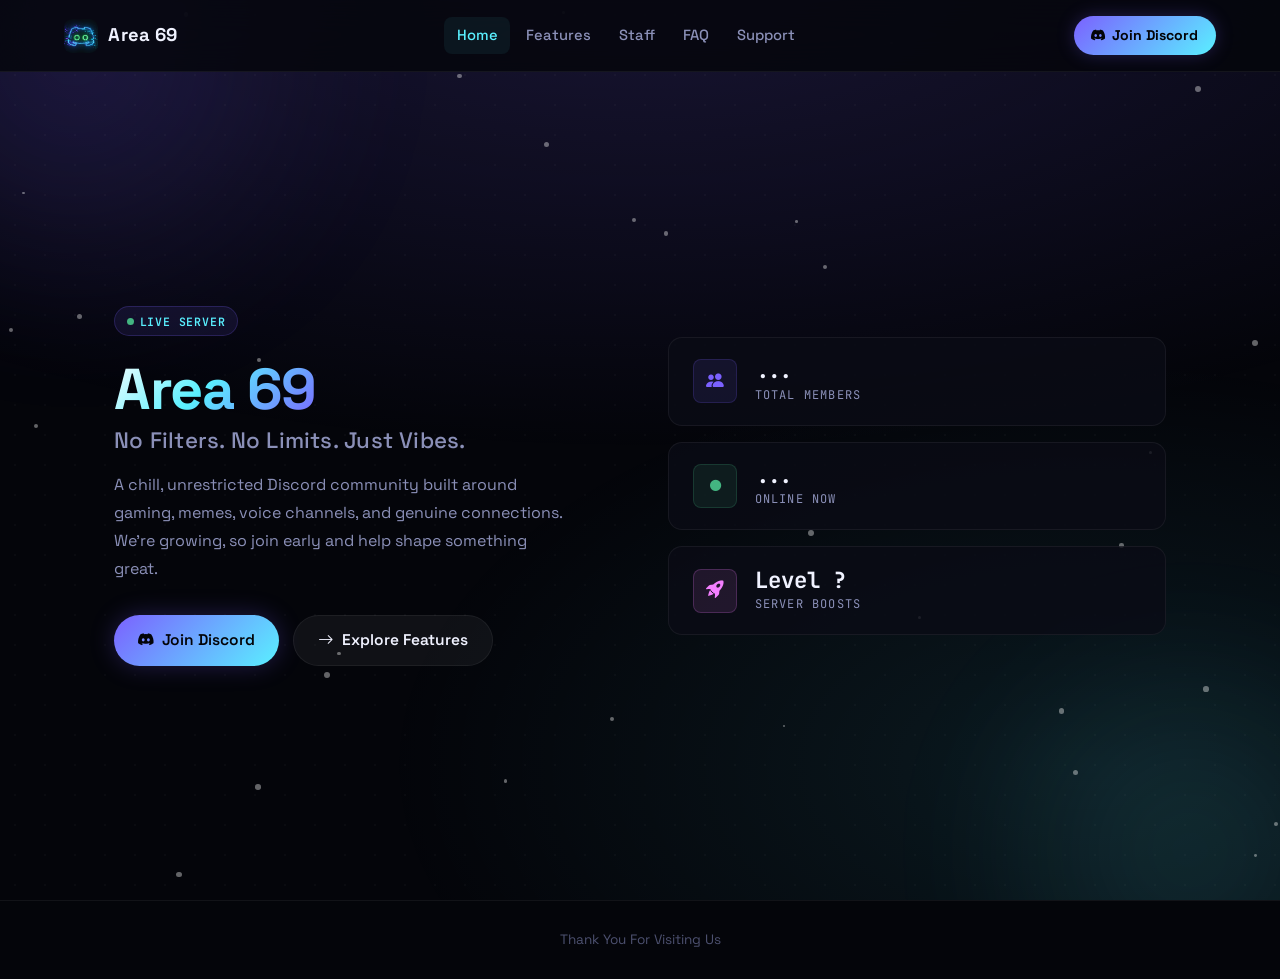
<file: index.html>
<!doctype html>
<html lang="en">
  <head>
    <meta charset="UTF-8" />
    <meta name="viewport" content="width=device-width, initial-scale=1.0" />
    <meta
      name="description"
      content="Area 69 - No Filters, No Limits, Just Vibes."
    />
    <title>Area 69</title>
    <link rel="preconnect" href="https://fonts.googleapis.com" />
    <link rel="preconnect" href="https://fonts.gstatic.com" crossorigin />
    <link
      href="https://fonts.googleapis.com/css2?family=Space+Grotesk:wght@400;500;600;700;800&family=JetBrains+Mono:wght@400;600&display=swap"
      rel="stylesheet"
    />
    <link
      rel="stylesheet"
      href="https://cdn.jsdelivr.net/npm/bootstrap-icons@1.13.1/font/bootstrap-icons.min.css"
    />
    <link rel="stylesheet" href="styles.css" />
    <link rel="icon" href="icon.ico" sizes="any" />
  </head>
  <body>
    <div class="backdrop" aria-hidden="true">
      <div class="gradient-orb orb-one"></div>
      <div class="gradient-orb orb-two"></div>
      <div class="particle-field"></div>
    </div>

    <div id="navbar-container"></div>

    <div class="page-shell">
      <main id="app">
        <!-- SPA content injected here -->
      </main>
    </div>

    <div id="footer-container"></div>
    <div id="notification-container" class="notification-container"></div>

    <script src="script.js" defer></script>
  </body>
</html>
</file>
<file: styles.css>
/* ================================================================
   AREA 69 — DESIGN SYSTEM v2
   Futuristic · Premium · Technical · Clean
================================================================ */

/* -- TOKENS -------------------------------------------------- */
:root {
  color-scheme: dark;
  font-family: 'Space Grotesk', 'Segoe UI', sans-serif;
  --font-mono: 'JetBrains Mono', 'Fira Code', monospace;

  --bg-primary:  #04050a;
  --bg-card:     rgba(10, 12, 22, 0.8);
  --text-primary:#f0f2ff;
  --text-muted:  #8b90b8;
  --text-dim:    #4d5170;

  --accent:        #7b61ff;
  --accent-strong: #5af0ff;
  --accent-glow:   rgba(123, 97, 255, 0.25);
  --cyan-glow:     rgba(90, 240, 255, 0.2);
  --support:       #ff9d5a;
  --support-glow:  rgba(255, 157, 90, 0.2);

  --border:       rgba(255, 255, 255, 0.06);
  --border-hover: rgba(123, 97, 255, 0.4);

  --radius-sm:   8px;
  --radius-md:  14px;
  --radius-lg:  22px;
  --radius-pill:999px;
}

/* -- RESET --------------------------------------------------- */
*, *::before, *::after { box-sizing: border-box; margin: 0; padding: 0; }

/* -- BASE ---------------------------------------------------- */
body {
  margin: 0;
  min-height: 100vh;
  background: var(--bg-primary);
  color: var(--text-primary);
  font-size: 16px;
  line-height: 1.65;
  overflow-x: hidden;
  scroll-behavior: smooth;
}

/* Gradient glow at top */
body::before {
  content: '';
  position: fixed;
  inset: 0;
  background:
    radial-gradient(ellipse 90% 55% at 50% -5%, rgba(123, 97, 255, 0.18), transparent),
    radial-gradient(ellipse 55% 45% at 85% 85%, rgba(90, 240, 255, 0.09), transparent);
  pointer-events: none;
  z-index: 0;
}

/* Dot grid texture */
body::after {
  content: '';
  position: fixed;
  inset: 0;
  background-image: radial-gradient(rgba(255,255,255,0.028) 1px, transparent 1px);
  background-size: 30px 30px;
  pointer-events: none;
  z-index: 0;
}

/* -- BACKDROP ORBS & PARTICLES ------------------------------ */
.backdrop {
  position: fixed;
  inset: 0;
  overflow: hidden;
  z-index: 0;
  pointer-events: none;
}

.gradient-orb {
  position: absolute;
  border-radius: 50%;
  filter: blur(90px);
  opacity: 0.32;
  animation: drift 22s ease-in-out infinite;
}

.orb-one {
  width: 550px; height: 550px;
  top: -220px; left: -200px;
  background: radial-gradient(circle, rgba(123, 97, 255, 0.65), transparent 70%);
}

.orb-two {
  width: 420px; height: 420px;
  bottom: -160px; right: -120px;
  background: radial-gradient(circle, rgba(90, 240, 255, 0.55), transparent 70%);
  animation-delay: 7s;
}

.particle-field { position: absolute; inset: 0; overflow: hidden; }

.particle {
  position: absolute;
  width: var(--size, 3px); height: var(--size, 3px);
  border-radius: 50%;
  background: rgba(255,255,255,0.38);
  top: var(--top, 0%); left: var(--left, 0%);
  animation: particleFloat var(--duration, 12s) linear infinite;
  animation-delay: var(--delay, 0s);
}

/* -- MAIN LAYOUT -------------------------------------------- */
.page-shell {
  position: relative;
  z-index: 1;
  min-height: 100vh;
  display: flex;
  flex-direction: column;
  padding-top: 72px;
}

#navbar-container { position: relative; z-index: 200; }
#footer-container { position: relative; z-index: 1; }

#app {
  flex: 1;
  width: 100%;
  display: flex;
  flex-direction: column;
  align-items: stretch;
}

.page {
  width: 100%;
  opacity: 0;
  transform: translateY(18px);
  animation: fadeUp 0.5s ease forwards;
  display: none;
  flex-direction: column;
  align-items: stretch;
}

.page.active { display: flex; }

/* -- NAVBAR -------------------------------------------------- */
.navbar {
  position: fixed;
  top: 0; left: 0; right: 0;
  height: 72px;
  display: flex;
  align-items: center;
  justify-content: space-between;
  padding: 0 5%;
  background: rgba(4, 5, 10, 0.8);
  backdrop-filter: blur(20px);
  -webkit-backdrop-filter: blur(20px);
  border-bottom: 1px solid var(--border);
  z-index: 200;
}

.nav-brand {
  display: flex;
  align-items: center;
  gap: 0.65rem;
  text-decoration: none;
  color: var(--text-primary);
  font-weight: 700;
  font-size: 1.15rem;
  letter-spacing: 0.01em;
}

.nav-brand-logo {
  width: 34px;
  height: 34px;
  border-radius: 8px;
  object-fit: contain;
  display: block;
  flex-shrink: 0;
}

.nav-links {
  display: flex;
  align-items: center;
  gap: 0.15rem;
}

.nav-link {
  padding: 0.38rem 0.8rem;
  border-radius: var(--radius-sm);
  color: var(--text-muted);
  text-decoration: none;
  font-size: 0.92rem;
  font-weight: 500;
  cursor: pointer;
  transition: color 0.2s, background 0.2s;
  border: none;
  background: none;
  font-family: inherit;
}

.nav-link:hover { color: var(--text-primary); background: rgba(255,255,255,0.05); }
.nav-link.active { color: var(--accent-strong); background: rgba(90, 240, 255, 0.06); }

.nav-cta {
  display: flex;
  align-items: center;
  gap: 0.45rem;
  padding: 0.48rem 1.1rem;
  border-radius: var(--radius-pill);
  background: linear-gradient(135deg, var(--accent), var(--accent-strong));
  color: #030408;
  font-weight: 700;
  font-size: 0.88rem;
  text-decoration: none;
  transition: transform 0.2s, box-shadow 0.2s;
  box-shadow: 0 0 18px var(--accent-glow);
  white-space: nowrap;
}

.nav-cta:hover { transform: translateY(-1px); box-shadow: 0 5px 22px rgba(90, 240, 255, 0.3); }

.hamburger {
  display: none;
  background: none;
  border: 1px solid var(--border);
  border-radius: var(--radius-sm);
  color: var(--text-primary);
  font-size: 1.2rem;
  padding: 0.38rem 0.55rem;
  cursor: pointer;
  line-height: 1;
}

/* -- MOBILE NAV --------------------------------------------- */
.mobile-nav-overlay {
  position: fixed;
  inset: 0;
  background: rgba(4, 5, 10, 0.97);
  backdrop-filter: blur(24px);
  z-index: 150;
  display: flex;
  flex-direction: column;
  align-items: center;
  justify-content: center;
  gap: 0.35rem;
  transform: translateY(-100%);
  transition: transform 0.4s cubic-bezier(0.2, 0.8, 0.2, 1);
}

.mobile-nav-overlay.open { transform: translateY(0); }

.mobile-nav-overlay .nav-link {
  font-size: 1.25rem;
  padding: 0.8rem 2.5rem;
  border-radius: var(--radius-sm);
}

.mobile-nav-overlay .mobile-cta {
  margin-top: 1.25rem;
  display: flex;
  align-items: center;
  gap: 0.5rem;
  padding: 0.75rem 2.5rem;
  border-radius: var(--radius-pill);
  background: linear-gradient(135deg, var(--accent), var(--accent-strong));
  color: #030408;
  font-weight: 700;
  font-size: 1rem;
  text-decoration: none;
}

/* -- BUTTONS ------------------------------------------------- */
.btn {
  display: inline-flex;
  align-items: center;
  gap: 0.5rem;
  padding: 0.72rem 1.5rem;
  border-radius: var(--radius-pill);
  font-weight: 600;
  font-size: 0.97rem;
  font-family: inherit;
  text-decoration: none;
  cursor: pointer;
  border: none;
  transition: transform 0.22s ease, box-shadow 0.22s ease;
  position: relative;
  overflow: hidden;
  white-space: nowrap;
}

.btn::before {
  content: '';
  position: absolute;
  top: 0;
  left: -75%;
  width: 50%;
  height: 100%;
  background: linear-gradient(120deg, transparent, rgba(255,255,255,0.18), transparent);
  transform: skewX(-15deg);
  transition: left 0.45s ease;
  pointer-events: none;
}
.btn:hover::before { left: 135%; }
.btn:hover { transform: translateY(-2px); }

.btn-primary {
  background: linear-gradient(135deg, var(--accent), var(--accent-strong));
  color: #030408;
  box-shadow: 0 0 24px var(--accent-glow);
}
.btn-primary:hover { box-shadow: 0 8px 32px rgba(90, 240, 255, 0.35); }

.btn-ghost {
  background: rgba(255,255,255,0.05);
  color: var(--text-primary);
  border: 1px solid var(--border);
}
.btn-ghost:hover { background: rgba(255,255,255,0.09); border-color: rgba(255,255,255,0.11); }

.btn-support {
  background: linear-gradient(135deg, var(--support), #ffd89b);
  color: #1a0800;
  box-shadow: 0 0 24px var(--support-glow);
}
.btn-support:hover { box-shadow: 0 8px 32px rgba(255, 157, 90, 0.38); }

/* -- PILL BADGES -------------------------------------------- */
.pill-badge {
  display: inline-flex;
  align-items: center;
  gap: 0.38rem;
  padding: 0.28rem 0.72rem;
  border-radius: var(--radius-pill);
  font-size: 0.72rem;
  font-weight: 600;
  letter-spacing: 0.07em;
  text-transform: uppercase;
  font-family: var(--font-mono);
  background: rgba(123, 97, 255, 0.1);
  color: var(--accent-strong);
  border: 1px solid rgba(123, 97, 255, 0.22);
}

.status-dot {
  width: 7px; height: 7px;
  border-radius: 50%;
  background: #43b581;
  animation: pulse-dot 2.2s ease-in-out infinite;
  flex-shrink: 0;
}

/* -- SECTION HEADER ----------------------------------------- */
.section-header {
  text-align: center;
  margin-bottom: 3.5rem;
}

.section-eyebrow {
  font-family: var(--font-mono);
  font-size: 0.7rem;
  letter-spacing: 0.22em;
  text-transform: uppercase;
  color: var(--accent);
  margin-bottom: 0.65rem;
  display: block;
}

.section-title {
  font-size: clamp(1.9rem, 4vw, 2.7rem);
  font-weight: 700;
  line-height: 1.15;
  color: var(--text-primary);
  margin-bottom: 0.65rem;
}

.section-subtitle {
  font-size: 1rem;
  color: var(--text-muted);
  max-width: 540px;
  margin: 0 auto;
  line-height: 1.7;
}

/* -- GLASS CARD --------------------------------------------- */
.card {
  background: var(--bg-card);
  border: 1px solid var(--border);
  border-radius: var(--radius-lg);
  backdrop-filter: blur(12px);
  -webkit-backdrop-filter: blur(12px);
  padding: 1.75rem;
  transition: transform 0.6s ease, box-shadow 0.6s ease, border-color 0.6s ease;
}

.card:hover {
  transform: translateY(-6px) scale(1.015);
  box-shadow: 0 22px 44px rgba(0,0,0,0.5), 0 0 0 1px var(--border-hover), 0 0 20px var(--accent-glow);
  border-color: var(--border-hover);
}

/* -- TERMINAL BLOCK ----------------------------------------- */
.terminal-block {
  background: rgba(4, 5, 12, 0.96);
  border: 1px solid rgba(255, 255, 255, 0.07);
  border-radius: var(--radius-lg);
  overflow: hidden;
  box-shadow: 0 24px 70px rgba(0,0,0,0.55), 0 0 0 1px rgba(123, 97, 255, 0.12);
}

.terminal-titlebar {
  display: flex;
  align-items: center;
  gap: 0.75rem;
  padding: 0.7rem 1rem;
  background: rgba(255,255,255,0.025);
  border-bottom: 1px solid rgba(255,255,255,0.045);
}

.terminal-dots { display: flex; gap: 0.38rem; }
.dot { width: 11px; height: 11px; border-radius: 50%; }
.dot-red    { background: #ff5f57; }
.dot-yellow { background: #febc2e; }
.dot-green  { background: #28c840; }

.terminal-title {
  font-family: var(--font-mono);
  font-size: 0.73rem;
  color: var(--text-dim);
  flex: 1;
  text-align: center;
  letter-spacing: 0.04em;
}

.terminal-body {
  padding: 1.25rem 1.5rem 1.5rem;
  display: flex;
  flex-direction: column;
  gap: 0.55rem;
}

.terminal-line {
  font-family: var(--font-mono);
  font-size: 0.83rem;
  display: flex;
  align-items: center;
  gap: 0.4rem;
  line-height: 1.5;
}

.mono-key   { color: var(--accent); }
.mono-op    { color: var(--text-dim); }
.mono-val   { color: var(--text-primary); font-weight: 600; }
.mono-green { color: #43b581; }
.mono-cyan  { color: var(--accent-strong); }
.mono-dim   { color: var(--text-dim); font-style: italic; }

/* -- HOME HERO ---------------------------------------------- */
.hero-section {
  min-height: calc(100vh - 72px);
  display: grid;
  grid-template-columns: 1fr 1fr;
  gap: 3.5rem;
  align-items: center;
  padding: 3.5rem 5%;
  max-width: 1180px;
  margin: 0 auto;
  width: 100%;
}

.hero-eyebrow { margin-bottom: 1.35rem; }

.hero-title {
  font-size: clamp(2.6rem, 4.5vw, 4rem);
  font-weight: 800;
  line-height: 1.08;
  letter-spacing: -0.025em;
  margin-bottom: 1.1rem;
}

.gradient-text {
  background: linear-gradient(135deg, #ffffff 0%, var(--accent-strong) 45%, var(--accent) 100%);
  -webkit-background-clip: text;
  background-clip: text;
  color: transparent;
}

.hero-subtitle-line {
  font-size: clamp(1.1rem, 2vw, 1.4rem);
  font-weight: 500;
  color: var(--text-muted);
  display: block;
  margin-top: 0.6rem;
  letter-spacing: 0.01em;
}

.hero-desc {
  color: var(--text-muted);
  font-size: 1rem;
  max-width: 460px;
  margin-bottom: 2rem;
  line-height: 1.75;
}

.hero-actions {
  display: flex;
  gap: 0.85rem;
  flex-wrap: wrap;
}

/* -- PAGE SECTIONS ------------------------------------------ */
.page-section {
  padding: 5rem 5%;
  max-width: 1180px;
  margin: 0 auto;
  width: 100%;
}

/* -- HERO STAT CARDS --------------------------------------- */
.hero-stats {
  display: flex;
  flex-direction: column;
  gap: 1rem;
  width: 100%;
}

.stat-card {
  display: flex;
  align-items: center;
  gap: 1.1rem;
  padding: 1.2rem 1.5rem;
  background: var(--bg-card);
  border: 1px solid var(--border);
  border-radius: var(--radius-md);
  backdrop-filter: blur(12px);
  -webkit-backdrop-filter: blur(12px);
  transition: border-color 0.6s ease, transform 0.6s ease, box-shadow 0.6s ease;
}

.stat-card:hover {
  border-color: var(--border-hover);
  transform: translateX(6px) scale(1.02);
  box-shadow: -8px 12px 28px rgba(0,0,0,0.35);
}

.stat-icon-wrap {
  width: 44px;
  height: 44px;
  border-radius: var(--radius-sm);
  background: rgba(123, 97, 255, 0.1);
  border: 1px solid rgba(123, 97, 255, 0.18);
  display: flex;
  align-items: center;
  justify-content: center;
  font-size: 1.1rem;
  color: var(--accent);
  flex-shrink: 0;
}

.stat-body {
  display: flex;
  flex-direction: column;
  gap: 0.1rem;
  min-width: 0;
}

.stat-value {
  font-size: 1.4rem;
  font-weight: 700;
  color: var(--text-primary);
  font-family: var(--font-mono);
  line-height: 1.2;
}

.stat-label {
  font-size: 0.75rem;
  color: var(--text-muted);
  text-transform: uppercase;
  letter-spacing: 0.1em;
  font-family: var(--font-mono);
}
.feature-grid {
  display: grid;
  grid-template-columns: repeat(auto-fit, minmax(290px, 1fr));
  gap: 1.35rem;
}

.feature-card {
  display: flex;
  flex-direction: column;
  gap: 0.9rem;
  position: relative;
  overflow: hidden;
}

.feature-card::before {
  content: '';
  position: absolute;
  top: 0; left: 0; right: 0;
  height: 2px;
  background: linear-gradient(90deg, var(--accent), var(--accent-strong), var(--accent));
  background-size: 200% 100%;
  opacity: 0;
  transition: opacity 0.6s ease;
}
.feature-card:hover::before { 
  opacity: 1; 
  animation: gradientSweep 2.5s linear infinite;
}

.feature-icon-wrap {
  width: 42px; height: 42px;
  border-radius: var(--radius-sm);
  background: rgba(123, 97, 255, 0.09);
  border: 1px solid rgba(123, 97, 255, 0.18);
  display: flex;
  align-items: center;
  justify-content: center;
  font-size: 1.1rem;
  color: var(--accent);
  transition: background 0.28s, color 0.28s, border-color 0.28s;
}
.feature-card:hover .feature-icon-wrap {
  background: rgba(123, 97, 255, 0.18);
  color: var(--accent-strong);
  border-color: rgba(90, 240, 255, 0.3);
}

.feature-card h3 {
  font-size: 1.05rem;
  font-weight: 600;
  color: var(--text-primary);
}

.feature-card p {
  font-size: 0.9rem;
  color: var(--text-muted);
  line-height: 1.7;
}

/* -- STAFF -------------------------------------------------- */
.staff-grid {
  display: grid;
  grid-template-columns: repeat(auto-fill, minmax(220px, 1fr));
  gap: 1.35rem;
}

.staff-card {
  display: flex;
  flex-direction: column;
  align-items: center;
  gap: 0.85rem;
  padding: 2rem 1.5rem;
  text-align: center;
}

.staff-avatar-wrap {
  position: relative;
  width: 80px; height: 80px;
  flex-shrink: 0;
}

.staff-avatar {
  width: 80px; height: 80px;
  border-radius: 50%;
  object-fit: cover;
  border: 2px solid rgba(255,255,255,0.08);
  display: block;
}

.staff-avatar-decoration {
  position: absolute;
  top: -8px;
  left: -8px;
  width: 96px;
  height: 96px;
  pointer-events: none;
  z-index: 2;
}

/* Discord-style SVG status overlay */
.staff-status-svg {
  position: absolute;
  bottom: -1px; right: -1px;
  width: 20px; height: 20px;
  display: flex;
  align-items: center;
  justify-content: center;
  background: var(--bg-primary);
  border-radius: 50%;
  padding: 2px;
  z-index: 3;
}
.staff-status-svg svg { display: block; }

/* Name + tag badge on same row */
.staff-name-row {
  display: flex;
  align-items: center;
  justify-content: center;
  gap: 0.4rem;
  flex-wrap: wrap;
}

/* Guild tag badge — icon + tag text */
.staff-tag-badge {
  display: inline-flex;
  align-items: center;
  gap: 0.25rem;
  font-size: 0.68rem;
  padding: 0.1rem 0.4rem;
  border-radius: var(--radius-pill);
  background: rgba(90, 240, 255, 0.08);
  color: var(--accent-strong);
  border: 1px solid rgba(90, 240, 255, 0.2);
  line-height: 1.4;
  cursor: default;
  font-family: var(--font-mono);
}

.act-tag-icon {
  width: 12px; height: 12px;
  border-radius: 2px;
  object-fit: contain;
}

/* Activity area wrapper */
.staff-activity-area {
  margin-top: 0.6rem;
  display: flex;
  flex-direction: column;
  gap: 0.35rem;
}

/* Custom status (emoji + text) */
.act-custom {
  font-size: 0.82rem;
  color: var(--text-muted);
  line-height: 1.4;
}

/* Activity block (Discord card style) */
.act-block {
  background: rgba(255,255,255,0.04);
  border-radius: 8px;
  padding: 0.55rem 0.65rem;
  display: flex;
  flex-direction: column;
  gap: 0.18rem;
}

.act-label {
  font-family: var(--font-mono);
  font-size: 0.6rem;
  letter-spacing: 0.1em;
  text-transform: uppercase;
  color: var(--text-dim);
  display: flex;
  align-items: center;
  gap: 0.3rem;
  margin-bottom: 0.2rem;
}

.act-name {
  font-size: 0.82rem;
  font-weight: 600;
  color: var(--text-primary);
  word-break: break-word;
}

.act-detail {
  font-size: 0.76rem;
  color: var(--text-muted);
  word-break: break-word;
}

/* Spotify-specific layout */
.act-spotify { border-left: 2px solid #1db954; }

.act-spotify-inner {
  display: flex;
  gap: 0.55rem;
  align-items: flex-start;
  margin-top: 0.2rem;
}

.act-spotify-cover {
  width: 38px; height: 38px;
  border-radius: 4px;
  object-fit: cover;
  flex-shrink: 0;
}

.act-spotify-text { min-width: 0; }

/* Streaming-specific */
.act-streaming { border-left: 2px solid #593695; }

.act-live {
  color: #ff4040 !important;
  font-weight: 700;
}

.act-live-dot {
  width: 6px; height: 6px;
  border-radius: 50%;
  background: #ff4040;
  animation: pulse-dot 1.5s ease-in-out infinite;
  flex-shrink: 0;
}

/* App icon for generic activity */
.act-app-icon {
  width: 32px; height: 32px;
  border-radius: 6px;
  object-fit: contain;
  margin-bottom: 0.2rem;
}

.staff-info h3 {
  font-size: 1rem;
  font-weight: 600;
  color: var(--text-primary);
  margin-bottom: 0.2rem;
}

.staff-username {
  font-family: var(--font-mono);
  font-size: 0.75rem;
  color: var(--text-dim);
  margin-bottom: 0.4rem;
}

.role-badge {
  display: inline-flex;
  align-items: center;
  padding: 0.18rem 0.65rem;
  border-radius: var(--radius-pill);
  font-size: 0.68rem;
  font-weight: 700;
  letter-spacing: 0.1em;
  text-transform: uppercase;
  font-family: var(--font-mono);
}

.role-owner { background: rgba(255,70,70,0.12); color: #ff6868; border: 1px solid rgba(255,70,70,0.22); }
.role-admin { background: rgba(255,160,60,0.12); color: #ffb060; border: 1px solid rgba(255,160,60,0.22); }
.role-staff { background: rgba(60,210,110,0.12); color: #60d490; border: 1px solid rgba(60,210,110,0.22); }

/* -- FAQ ---------------------------------------------------- */
.faq-list {
  display: flex;
  flex-direction: column;
  gap: 0.7rem;
  max-width: 700px;
  margin: 0 auto;
  width: 100%;
}

.faq-item {
  background: var(--bg-card);
  border: 1px solid var(--border);
  border-radius: var(--radius-md);
  overflow: hidden;
  transition: border-color 0.28s, box-shadow 0.28s;
}

.faq-item.open {
  border-color: rgba(123, 97, 255, 0.32);
  box-shadow: -3px 0 0 0 var(--accent), 0 0 24px rgba(123, 97, 255, 0.08);
}

.faq-question {
  width: 100%;
  padding: 1.05rem 1.25rem;
  display: flex;
  justify-content: space-between;
  align-items: center;
  background: none;
  border: none;
  color: var(--text-primary);
  font-size: 0.97rem;
  font-weight: 500;
  font-family: inherit;
  cursor: pointer;
  text-align: left;
  gap: 1rem;
}

.faq-question i { color: var(--text-dim); transition: transform 0.3s, color 0.3s; flex-shrink: 0; }
.faq-item.open .faq-question i { transform: rotate(180deg); color: var(--accent); }

.faq-answer {
  padding: 0 1.25rem;
  max-height: 0;
  overflow: hidden;
  transition: max-height 0.4s ease, padding 0.4s ease;
  color: var(--text-muted);
  font-size: 0.93rem;
  line-height: 1.72;
}

.faq-item.open .faq-answer { padding: 0 1.25rem 1.1rem; max-height: 400px; }

/* -- SUPPORT ------------------------------------------------ */
.support-banner {
  background: rgba(255, 157, 90, 0.05);
  border: 1px solid rgba(255, 157, 90, 0.14);
  border-radius: var(--radius-lg);
  padding: 3rem;
  text-align: center;
  margin-bottom: 2rem;
}

.support-banner-icon {
  width: 58px; height: 58px;
  border-radius: var(--radius-md);
  background: rgba(255, 157, 90, 0.12);
  border: 1px solid rgba(255, 157, 90, 0.22);
  display: flex;
  align-items: center;
  justify-content: center;
  font-size: 1.4rem;
  color: var(--support);
  margin: 0 auto 1.2rem;
}

.support-banner h2 {
  font-size: clamp(1.7rem, 3vw, 2.4rem);
  font-weight: 700;
  margin-bottom: 0.65rem;
}

.support-banner p {
  color: var(--text-muted);
  font-size: 1rem;
  max-width: 520px;
  margin: 0 auto 1.75rem;
  line-height: 1.72;
}

.support-cards {
  display: grid;
  grid-template-columns: repeat(auto-fit, minmax(240px, 1fr));
  gap: 1.1rem;
  margin-bottom: 2rem;
}

.support-item {
  display: flex;
  flex-direction: column;
  gap: 0.7rem;
  padding: 1.4rem;
  background: var(--bg-card);
  border: 1px solid var(--border);
  border-radius: var(--radius-md);
  transition: transform 0.6s ease, border-color 0.6s ease, box-shadow 0.6s ease;
}

.support-item:hover { 
  border-color: rgba(255, 157, 90, 0.4); 
  transform: translateY(-4px) scale(1.015);
  box-shadow: 0 12px 30px rgba(0,0,0,0.4), 0 0 15px var(--support-glow);
}

.support-item-icon {
  width: 36px; height: 36px;
  border-radius: var(--radius-sm);
  background: rgba(255, 157, 90, 0.09);
  border: 1px solid rgba(255, 157, 90, 0.18);
  display: flex;
  align-items: center;
  justify-content: center;
  color: var(--support);
  font-size: 0.95rem;
}

.support-item h4 { font-size: 0.97rem; font-weight: 600; }
.support-item p  { font-size: 0.86rem; color: var(--text-muted); line-height: 1.65; }

.support-cta-row {
  background: var(--bg-card);
  border: 1px solid var(--border);
  border-radius: var(--radius-lg);
  padding: 1.75rem 2rem;
  display: flex;
  align-items: center;
  justify-content: space-between;
  gap: 1.5rem;
  flex-wrap: wrap;
}

/* -- 404 PAGE ----------------------------------------------- */
.not-found-wrap {
  min-height: calc(100vh - 72px);
  display: flex;
  flex-direction: column;
  align-items: center;
  justify-content: center;
  text-align: center;
  padding: 4rem 1.5rem;
  gap: 1.25rem;
}

.not-found-code {
  font-size: clamp(5rem, 18vw, 11rem);
  font-weight: 800;
  line-height: 1;
  background: linear-gradient(135deg, var(--accent), var(--accent-strong));
  -webkit-background-clip: text;
  background-clip: text;
  color: transparent;
  letter-spacing: -0.05em;
}

/* -- FOOTER ------------------------------------------------- */
.footer {
  border-top: 1px solid var(--border);
  padding: 1.75rem 5%;
  text-align: center;
  color: var(--text-dim);
  font-size: 0.85rem;
}

/* -- NOTIFICATIONS ------------------------------------------ */
.notification-container {
  position: fixed;
  bottom: 1.75rem; right: 1.75rem;
  display: flex;
  flex-direction: column;
  gap: 0.75rem;
  z-index: 1000;
  pointer-events: none;
}

.notification {
  position: relative;
  background: rgba(8, 9, 20, 0.95);
  backdrop-filter: blur(20px);
  -webkit-backdrop-filter: blur(20px);
  border: 1px solid rgba(123, 97, 255, 0.28);
  border-radius: 16px;
  padding: 0.9rem 1.15rem;
  color: var(--text-primary);
  display: flex;
  align-items: center;
  gap: 0.85rem;
  font-size: 0.9rem;
  box-shadow:
    0 8px 32px rgba(0, 0, 0, 0.5),
    0 0 0 1px rgba(255, 255, 255, 0.04) inset,
    0 0 24px rgba(123, 97, 255, 0.08);
  max-width: 300px;
  overflow: hidden;
  /* Slide in from right */
  transform: translateX(120%);
  opacity: 0;
  transition:
    transform 0.45s cubic-bezier(0.2, 0.8, 0.2, 1),
    opacity   0.35s ease;
}

.notification.show {
  transform: translateX(0);
  opacity: 1;
}

/* Progress bar at bottom that drains over the toast lifetime */
.notification::after {
  content: '';
  position: absolute;
  bottom: 0; left: 0;
  height: 2px;
  width: 100%;
  background: linear-gradient(90deg, var(--accent), var(--accent-strong));
  transform-origin: left;
  transform: scaleX(0);
  border-radius: 0 0 16px 16px;
}

.notification.show::after {
  animation: notifProgress 6s linear 0.1s forwards;
}

.notification-icon { color: var(--accent-strong); font-size: 1.1rem; flex-shrink: 0; }

/* Join notification with avatar */
.notif-avatar {
  width: 40px; height: 40px;
  border-radius: 50%;
  object-fit: cover;
  border: 2px solid rgba(123, 97, 255, 0.4);
  flex-shrink: 0;
  animation: notifAvatarPulse 1.8s ease 0.5s 2;
}

.notif-text {
  display: flex;
  flex-direction: column;
  gap: 0.15rem;
  min-width: 0;
}

.notif-label {
  font-family: var(--font-mono);
  font-size: 0.6rem;
  letter-spacing: 0.12em;
  text-transform: uppercase;
  color: var(--accent);
  font-weight: 600;
}

.notif-text strong {
  color: var(--text-primary);
  font-weight: 700;
  font-size: 0.92rem;
  white-space: nowrap;
  overflow: hidden;
  text-overflow: ellipsis;
}

.notif-text span {
  color: var(--text-muted);
  font-size: 0.78rem;
}

/* -- KEYFRAMES ---------------------------------------------- */
@keyframes fadeUp {
  from { opacity: 0; transform: translateY(18px); }
  to   { opacity: 1; transform: translateY(0); }
}

@keyframes notifShimmer {
  0%   { left: -80%; opacity: 1; }
  100% { left: 130%; opacity: 0; }
}

@keyframes notifProgress {
  from { transform: scaleX(1); }
  to   { transform: scaleX(0); }
}

@keyframes notifAvatarPulse {
  0%   { box-shadow: 0 0 0 0   rgba(123, 97, 255, 0.55); }
  70%  { box-shadow: 0 0 0 8px rgba(123, 97, 255, 0);    }
  100% { box-shadow: 0 0 0 0   rgba(123, 97, 255, 0);    }
}

@keyframes gradientSweep {
  0% { background-position: 0% 50%; }
  100% { background-position: 200% 50%; }
}

@keyframes drift {
  0%   { transform: translate3d(0,0,0) scale(1); }
  50%  { transform: translate3d(25px,-18px,0) scale(1.06); }
  100% { transform: translate3d(0,0,0) scale(1); }
}

@keyframes particleFloat {
  0%   { transform: translate3d(0,0,0) scale(0.6); opacity: 0; }
  12%  { opacity: 0.7; }
  80%  { opacity: 0.55; }
  100% { transform: translate3d(var(--dx,20px),var(--dy,-80px),0) scale(1.2); opacity: 0; }
}

@keyframes pulse-dot {
  0%,100% { box-shadow: 0 0 0 0 rgba(67,181,129,0.5); }
  50%     { box-shadow: 0 0 0 5px rgba(67,181,129,0); }
}

@keyframes badgeSpin {
  from { transform: rotate(0deg); } to { transform: rotate(360deg); }
}

@keyframes badgeTextGlow {
  0%   { background-position: 0% 50%;   filter: drop-shadow(0 0 6px rgba(90,240,255,0.5)); }
  50%  { background-position: 100% 50%; filter: drop-shadow(0 0 12px rgba(123,97,255,0.7)); }
  100% { background-position: 0% 50%;   filter: drop-shadow(0 0 6px rgba(90,240,255,0.5)); }
}

@keyframes badgeSweep {
  0%   { left: -60%; opacity: 0; }
  10%  { opacity: 1; }
  50%  { left: 130%; opacity: 0; }
  100% { left: 130%; opacity: 0; }
}

@keyframes badgeFloat {
  0%,100% { transform: translateY(0); }
  50%     { transform: translateY(-3px); }
}

/* -- BADGE (preserved) -------------------------------------- */
.badge {
  align-self: center;
  padding: 0.65rem 2.4rem;
  border-radius: 999px;
  position: relative;
  display: inline-flex;
  justify-content: center;
  letter-spacing: 0.38em;
  font-size: 0.82rem;
  text-transform: uppercase;
  overflow: hidden;
  isolation: isolate;
  color: #eef8ff;
  background: rgba(4, 5, 18, 0.88);
  border: 1px solid rgba(255, 255, 255, 0.25);
  box-shadow: inset 0 0 22px rgba(123, 97, 255, 0.35), inset 0 0 6px rgba(90, 240, 255, 0.35), 0 25px 45px rgba(6, 9, 30, 0.5);
  animation: badgeFloat 5.5s ease-in-out infinite;
}

.badge::before {
  content: '';
  position: absolute; inset: -40%;
  border-radius: inherit;
  background: conic-gradient(from 0deg, rgba(123,97,255,0.4), rgba(90,240,255,0.85), rgba(255,214,165,0.85), rgba(123,97,255,0.4)) border-box;
  animation: badgeSpin 7s linear infinite;
  filter: blur(4px); opacity: 0.9;
  mask: radial-gradient(farthest-side, transparent calc(50% - 3px), #000 calc(50% - 1px), #000 100%);
  -webkit-mask: radial-gradient(farthest-side, transparent calc(50% - 3px), #000 calc(50% - 1px), #000 100%);
  z-index: 0;
}

.badge-shimmer {
  position: absolute; inset: 0;
  border-radius: inherit; overflow: hidden;
  z-index: 3; pointer-events: none;
}

.badge-shimmer::after {
  content: '';
  position: absolute; top: 0; left: -60%;
  width: 45%; height: 100%;
  background: linear-gradient(120deg, transparent, rgba(255,255,255,0.75), transparent);
  transform: skewX(-15deg);
  animation: badgeSweep 3.6s ease-in-out infinite;
}

.badge::after {
  content: '';
  position: absolute; inset: 2px;
  border-radius: inherit;
  background: rgba(5, 6, 18, 0.94);
  border: 1px solid rgba(255,255,255,0.18);
  box-shadow: inset 0 0 25px rgba(123,97,255,0.45), inset 0 0 8px rgba(90,240,255,0.45), 0 0 25px rgba(90,240,255,0.35);
  z-index: 1; pointer-events: none;
}

.badge span {
  position: relative; z-index: 2;
  background-image: linear-gradient(120deg, #5af0ff, #7b61ff, #f8d7ff, #5af0ff);
  background-size: 240% 240%;
  -webkit-background-clip: text; background-clip: text; color: transparent;
  animation: badgeTextGlow 2.8s linear infinite;
}

/* -- EYEBROW ------------------------------------------------ */
.eyebrow {
  display: inline-block;
  letter-spacing: 0.25em;
  font-size: 0.85rem;
  text-transform: uppercase;
  background: linear-gradient(90deg, #fff 0%, #fff 25%, #7f7f7f 50%, #fff 75%, #fff 100%);
  background-size: 300% auto;
  background-position: 0% 50%;
  color: transparent;
  -webkit-background-clip: text;
  background-clip: text;
  -webkit-text-fill-color: transparent;
  animation: eyebrowFlow 3s linear infinite;
}

@keyframes eyebrowFlow {
  0%   { background-position: 100% 50%; }
  100% { background-position: 0% 50%; }
}

/* -- RESPONSIVE --------------------------------------------- */
@media (max-width: 960px) {
  .hero-section {
    grid-template-columns: 1fr;
    gap: 2.5rem;
    padding: 2.5rem 5%;
    min-height: auto;
    padding-top: 2.5rem;
  }
}

@media (max-width: 768px) {
  .nav-links, .nav-cta { display: none; }

  .hamburger {
    display: flex;
    align-items: center;
  }

  .page-shell { padding-top: 72px; }

  .support-cta-row {
    flex-direction: column;
    text-align: center;
    align-items: stretch;
  }

  .page-section { padding: 3rem 5%; }

  .hero-title { font-size: clamp(2.1rem, 8vw, 2.8rem); }
}

@media (max-width: 480px) {
  .hero-actions { flex-direction: column; }
  .btn { justify-content: center; }
  .support-banner { padding: 2rem 1.5rem; }
}

@media (prefers-reduced-motion: reduce) {
  *, *::before, *::after {
    animation-duration: 0.01ms !important;
    animation-iteration-count: 1 !important;
    transition-duration: 0.01ms !important;
  }
  .page { opacity: 1 !important; transform: none !important; }
}
</file>
